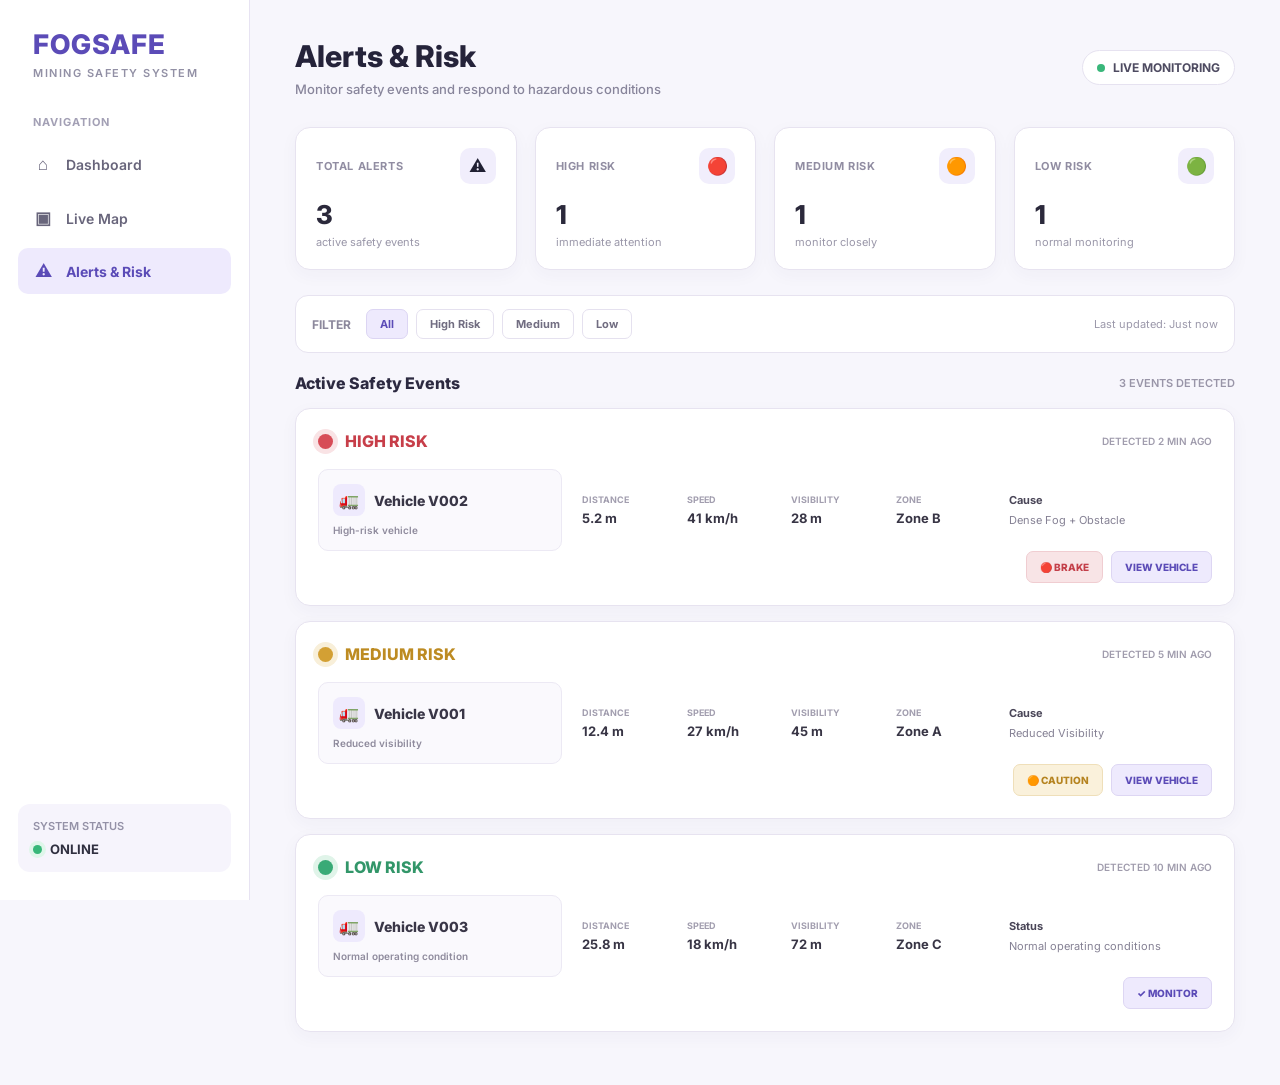
<file: alerts.html>
<!DOCTYPE html>
<html lang="en">

<head>

    <meta charset="UTF-8">
    <meta name="viewport" content="width=device-width, initial-scale=1.0">

    <title>FogSafe | Alerts & Risk</title>

    <!-- Professional Font -->
    <link rel="preconnect" href="https://fonts.googleapis.com">
    <link rel="preconnect" href="https://fonts.gstatic.com" crossorigin>

    <link href="https://fonts.googleapis.com/css2?family=Inter:wght@400;500;600;700;800&display=swap"
        rel="stylesheet">


    <style>

        /* =================================
           GLOBAL
        ================================= */

        * {
            margin: 0;
            padding: 0;
            box-sizing: border-box;
        }

        body {
            font-family: 'Inter', sans-serif;
            background: #f7f6fc;
            color: #202033;
        }


        /* =================================
           MAIN LAYOUT
        ================================= */

        .dashboard {
            display: flex;
            min-height: 100vh;
        }


        /* =================================
           SIDEBAR
        ================================= */

        .sidebar {
            width: 250px;
            min-height: 100vh;

            background: #ffffff;

            border-right: 1px solid #e7e3f2;

            padding: 28px 18px;

            position: fixed;

            left: 0;
            top: 0;
            bottom: 0;

            display: flex;
            flex-direction: column;
        }


        /* LOGO */

        .logo {
            padding: 0 15px 35px;
        }

        .logo h1 {
            font-size: 27px;

            font-weight: 800;

            letter-spacing: 1px;

            color: #5b4bb7;
        }

        .logo p {
            margin-top: 5px;

            font-size: 11px;

            font-weight: 600;

            color: #9290a5;

            letter-spacing: 1.5px;
        }


        /* NAV TITLE */

        .nav-title {
            font-size: 11px;

            font-weight: 700;

            color: #a3a0b5;

            letter-spacing: 1px;

            padding: 0 15px 12px;

            text-transform: uppercase;
        }


        /* NAVIGATION */

        .nav {
            display: flex;

            flex-direction: column;

            gap: 7px;
        }


        .nav a {
            text-decoration: none;

            display: flex;

            align-items: center;

            gap: 13px;

            padding: 13px 15px;

            border-radius: 10px;

            color: #68657b;

            font-size: 14px;

            font-weight: 600;

            transition: 0.25s ease;
        }


        .nav a:hover {
            background: #f1eefc;

            color: #5b4bb7;
        }


        /* ACTIVE ALERT PAGE */

        .nav a.active {
            background: #eeeafd;

            color: #5b4bb7;

            font-weight: 700;
        }


        .nav-icon {
            width: 20px;

            text-align: center;

            font-size: 17px;
        }


        /* SYSTEM STATUS */

        .sidebar-bottom {
            margin-top: auto;

            background: #f6f4fc;

            padding: 15px;

            border-radius: 12px;
        }


        .system-label {
            font-size: 11px;

            color: #9491a7;

            font-weight: 600;
        }


        .system-status {
            display: flex;

            align-items: center;

            gap: 8px;

            margin-top: 8px;

            font-size: 13px;

            font-weight: 700;

            color: #303040;
        }


        .online-dot {
            width: 9px;
            height: 9px;

            background: #37b779;

            border-radius: 50%;

            box-shadow: 0 0 0 4px #dff6ea;
        }


        /* =================================
           MAIN CONTENT
        ================================= */

        .main {
            margin-left: 250px;

            width: calc(100% - 250px);

            padding: 38px 45px;
        }


        /* =================================
           HEADER
        ================================= */

        .header {
            display: flex;

            justify-content: space-between;

            align-items: center;

            margin-bottom: 30px;
        }


        .header-left h2 {
            font-size: 30px;

            font-weight: 800;

            color: #25233a;
        }


        .header-left p {
            margin-top: 7px;

            color: #88859b;

            font-size: 13px;

            font-weight: 500;
        }


        /* LIVE BADGE */

        .live-badge {
            display: flex;

            align-items: center;

            gap: 8px;

            background: #ffffff;

            border: 1px solid #e6e2f0;

            padding: 9px 14px;

            border-radius: 20px;

            font-size: 12px;

            font-weight: 700;

            color: #4e4b61;
        }


        .live-dot {
            width: 8px;

            height: 8px;

            background: #39b77a;

            border-radius: 50%;
        }


        /* =================================
           SUMMARY CARDS
        ================================= */

        .summary {
            display: grid;

            grid-template-columns:
                repeat(4, 1fr);

            gap: 18px;

            margin-bottom: 25px;
        }


        .summary-card {
            background: #ffffff;

            border: 1px solid #e7e3f0;

            border-radius: 15px;

            padding: 20px;

            box-shadow:
                0 5px 18px rgba(60, 45, 110, 0.04);
        }


        .summary-top {
            display: flex;

            justify-content: space-between;

            align-items: center;

            margin-bottom: 15px;
        }


        .summary-title {
            font-size: 11px;

            font-weight: 700;

            color: #918da2;

            text-transform: uppercase;

            letter-spacing: 0.6px;
        }


        .summary-icon {
            width: 36px;

            height: 36px;

            display: flex;

            align-items: center;

            justify-content: center;

            border-radius: 10px;

            background: #f1eefc;

            font-size: 17px;
        }


        .summary-value {
            font-size: 26px;

            font-weight: 800;

            color: #2b293b;
        }


        .summary-sub {
            margin-top: 5px;

            font-size: 11px;

            color: #9a97a9;
        }


        /* =================================
           FILTER BAR
        ================================= */

        .filter-bar {
            background: #ffffff;

            border: 1px solid #e7e3f0;

            border-radius: 13px;

            padding: 13px 16px;

            display: flex;

            align-items: center;

            justify-content: space-between;

            margin-bottom: 20px;
        }


        .filter-left {
            display: flex;

            align-items: center;

            gap: 8px;
        }


        .filter-label {
            font-size: 12px;

            font-weight: 700;

            color: #8c889c;

            margin-right: 7px;
        }


        .filter-btn {
            border: 1px solid #e5e1ef;

            background: #ffffff;

            color: #716d81;

            padding: 7px 13px;

            border-radius: 7px;

            font-family: 'Inter', sans-serif;

            font-size: 11px;

            font-weight: 700;

            cursor: pointer;

            transition: 0.2s;
        }


        .filter-btn:hover {
            background: #f3f0fc;

            color: #5b4bb7;
        }


        .filter-btn.active {
            background: #eeeafd;

            color: #5b4bb7;

            border-color: #dcd5f3;
        }


        .last-update {
            font-size: 11px;

            color: #9b98aa;
        }


        /* =================================
           ALERTS SECTION
        ================================= */

        .section-title {
            display: flex;

            justify-content: space-between;

            align-items: center;

            margin-bottom: 15px;
        }


        .section-title h3 {
            font-size: 16px;

            font-weight: 800;

            color: #2c2940;
        }


        .section-title span {
            font-size: 11px;

            color: #9995a8;

            font-weight: 600;
        }


        /* =================================
           ALERT CARD
        ================================= */

        .alert-card {
            background: #ffffff;

            border: 1px solid #e7e3f0;

            border-radius: 15px;

            padding: 22px;

            margin-bottom: 15px;

            box-shadow:
                0 5px 18px rgba(60, 45, 110, 0.04);

            transition: 0.25s ease;
        }


        .alert-card:hover {
            transform: translateY(-2px);

            box-shadow:
                0 9px 24px rgba(60, 45, 110, 0.07);
        }


        /* ALERT HEADER */

        .alert-header {
            display: flex;

            justify-content: space-between;

            align-items: center;

            margin-bottom: 18px;
        }


        .risk-heading {
            display: flex;

            align-items: center;

            gap: 12px;
        }


        .risk-dot {
            width: 15px;

            height: 15px;

            border-radius: 50%;
        }


        .high-dot {
            background: #d74c57;

            box-shadow:
                0 0 0 5px #f9e3e5;
        }


        .medium-dot {
            background: #d3a034;

            box-shadow:
                0 0 0 5px #f8efd9;
        }


        .low-dot {
            background: #39aa76;

            box-shadow:
                0 0 0 5px #e0f4e9;
        }


        .risk-heading h4 {
            font-size: 16px;

            font-weight: 800;
        }


        .high-text {
            color: #c73e49;
        }


        .medium-text {
            color: #bd8b22;
        }


        .low-text {
            color: #329669;
        }


        .alert-time {
            font-size: 10px;

            color: #a09cad;

            font-weight: 600;
        }


        /* =================================
           ALERT BODY
        ================================= */

        .alert-body {
            display: grid;

            grid-template-columns:
                1.2fr 2fr 1fr;

            gap: 20px;

            align-items: center;
        }


        /* VEHICLE */

        .vehicle-block {
            background: #faf9fd;

            border: 1px solid #ece9f4;

            border-radius: 10px;

            padding: 14px;
        }


        .vehicle-name {
            display: flex;

            align-items: center;

            gap: 9px;

            font-size: 14px;

            font-weight: 800;

            color: #393647;

            margin-bottom: 8px;
        }


        .truck-icon {
            width: 32px;

            height: 32px;

            display: flex;

            align-items: center;

            justify-content: center;

            background: #eeeafd;

            border-radius: 8px;

            font-size: 16px;
        }


        .vehicle-status {
            font-size: 10px;

            color: #8f8b9d;

            font-weight: 600;
        }


        /* DETAILS */

        .details-grid {
            display: grid;

            grid-template-columns:
                repeat(4, 1fr);

            gap: 12px;
        }


        .detail-label {
            font-size: 9px;

            text-transform: uppercase;

            color: #a29eaf;

            font-weight: 700;

            margin-bottom: 5px;
        }


        .detail-value {
            font-size: 13px;

            color: #383545;

            font-weight: 700;
        }


        /* CAUSE */

        .cause {
            font-size: 11px;

            color: #858194;

            line-height: 1.5;
        }


        .cause strong {
            display: block;

            color: #4a4658;

            font-size: 11px;

            margin-bottom: 4px;
        }


        /* =================================
           ACTION BUTTONS
        ================================= */

        .actions {
            display: flex;

            justify-content: flex-end;

            gap: 8px;
        }


        .action-btn {
            border: none;

            border-radius: 7px;

            padding: 9px 13px;

            font-family: 'Inter', sans-serif;

            font-size: 10px;

            font-weight: 800;

            cursor: pointer;

            transition: 0.2s;
        }


        .brake-btn {
            background: #f8e4e6;

            color: #c33f49;

            border: 1px solid #f0cdd1;
        }


        .brake-btn:hover {
            background: #f2d5d8;
        }


        .caution-btn {
            background: #faf1db;

            color: #b5831f;

            border: 1px solid #efdfb9;
        }


        .caution-btn:hover {
            background: #f4e8c9;
        }


        .monitor-btn {
            background: #eeeafd;

            color: #5b4bb7;

            border: 1px solid #ddd6f3;
        }


        .monitor-btn:hover {
            background: #e3def9;
        }


        /* =================================
           RESOLVED ALERT
        ================================= */

        .resolved {
            opacity: 0.65;
        }


        .resolved-badge {
            background: #e5f5ed;

            color: #33996a;

            border: 1px solid #cdebdc;

            padding: 5px 9px;

            border-radius: 6px;

            font-size: 9px;

            font-weight: 800;
        }


        /* =================================
           RESPONSIVE
        ================================= */

        @media (max-width: 1100px) {

            .summary {
                grid-template-columns:
                    repeat(2, 1fr);
            }


            .alert-body {
                grid-template-columns: 1fr;
            }


            .actions {
                justify-content: flex-start;
            }

        }


        @media (max-width: 700px) {

            .sidebar {
                width: 70px;

                padding: 20px 8px;
            }


            .logo h1 {
                font-size: 14px;
            }


            .logo p,
            .nav-title,
            .nav a span:not(.nav-icon),
            .sidebar-bottom {
                display: none;
            }


            .logo {
                padding: 0 8px 25px;
            }


            .nav a {
                justify-content: center;

                padding: 13px 5px;
            }


            .main {
                margin-left: 70px;

                width: calc(100% - 70px);

                padding: 25px 18px;
            }


            .header {
                flex-direction: column;

                align-items: flex-start;

                gap: 15px;
            }


            .summary {
                grid-template-columns: 1fr;
            }


            .filter-bar {
                align-items: flex-start;

                flex-direction: column;

                gap: 12px;
            }


            .filter-left {
                flex-wrap: wrap;
            }


            .details-grid {
                grid-template-columns:
                    1fr 1fr;
            }

        }

    </style>

</head>


<body>


<div class="dashboard">


    <!-- =================================
         SIDEBAR
    ================================== -->

    <aside class="sidebar">


        <!-- LOGO -->

        <div class="logo">

            <h1>FOGSAFE</h1>

            <p>MINING SAFETY SYSTEM</p>

        </div>


        <!-- NAVIGATION -->

        <div class="nav-title">
            Navigation
        </div>


        <nav class="nav">


            <!-- DASHBOARD -->

            <a href="index.html">

                <span class="nav-icon">⌂</span>

                <span>Dashboard</span>

            </a>


            <!-- LIVE MAP -->

            <a href="map.html">

                <span class="nav-icon">▣</span>

                <span>Live Map</span>

            </a>


            <!-- ALERTS -->

            <a href="alerts.html" class="active">

                <span class="nav-icon">⚠</span>

                <span>Alerts & Risk</span>

            </a>


        </nav>


        <!-- SYSTEM STATUS -->

        <div class="sidebar-bottom">

            <div class="system-label">
                SYSTEM STATUS
            </div>

            <div class="system-status">

                <span class="online-dot"></span>

                <span>ONLINE</span>

            </div>

        </div>


    </aside>



    <!-- =================================
         MAIN CONTENT
    ================================== -->

    <main class="main">


        <!-- HEADER -->

        <header class="header">


            <div class="header-left">

                <h2>Alerts & Risk</h2>

                <p>
                    Monitor safety events and respond to hazardous conditions
                </p>

            </div>


            <div class="live-badge">

                <span class="live-dot"></span>

                LIVE MONITORING

            </div>


        </header>



        <!-- =================================
             SUMMARY
        ================================== -->

        <section class="summary">


            <!-- TOTAL ALERTS -->

            <div class="summary-card">

                <div class="summary-top">

                    <span class="summary-title">
                        Total Alerts
                    </span>

                    <div class="summary-icon">
                        ⚠
                    </div>

                </div>

                <div class="summary-value">
                    3
                </div>

                <div class="summary-sub">
                    active safety events
                </div>

            </div>



            <!-- HIGH RISK -->

            <div class="summary-card">

                <div class="summary-top">

                    <span class="summary-title">
                        High Risk
                    </span>

                    <div class="summary-icon">
                        🔴
                    </div>

                </div>

                <div class="summary-value">
                    1
                </div>

                <div class="summary-sub">
                    immediate attention
                </div>

            </div>



            <!-- MEDIUM RISK -->

            <div class="summary-card">

                <div class="summary-top">

                    <span class="summary-title">
                        Medium Risk
                    </span>

                    <div class="summary-icon">
                        🟠
                    </div>

                </div>

                <div class="summary-value">
                    1
                </div>

                <div class="summary-sub">
                    monitor closely
                </div>

            </div>



            <!-- LOW RISK -->

            <div class="summary-card">

                <div class="summary-top">

                    <span class="summary-title">
                        Low Risk
                    </span>

                    <div class="summary-icon">
                        🟢
                    </div>

                </div>

                <div class="summary-value">
                    1
                </div>

                <div class="summary-sub">
                    normal monitoring
                </div>

            </div>


        </section>



        <!-- =================================
             FILTER
        ================================== -->

        <div class="filter-bar">


            <div class="filter-left">

                <span class="filter-label">
                    FILTER
                </span>


                <button class="filter-btn active">
                    All
                </button>


                <button class="filter-btn">
                    High Risk
                </button>


                <button class="filter-btn">
                    Medium
                </button>


                <button class="filter-btn">
                    Low
                </button>

            </div>


            <div class="last-update">

                Last updated: Just now

            </div>


        </div>



        <!-- =================================
             ACTIVE ALERTS
        ================================== -->

        <div class="section-title">

            <h3>Active Safety Events</h3>

            <span>3 EVENTS DETECTED</span>

        </div>



        <!-- =================================
             HIGH RISK ALERT
        ================================== -->

        <div class="alert-card">


            <div class="alert-header">


                <div class="risk-heading">

                    <span class="risk-dot high-dot"></span>

                    <h4 class="high-text">
                        HIGH RISK
                    </h4>

                </div>


                <span class="alert-time">
                    DETECTED 2 MIN AGO
                </span>


            </div>



            <div class="alert-body">


                <!-- VEHICLE -->

                <div class="vehicle-block">

                    <div class="vehicle-name">

                        <div class="truck-icon">
                            🚛
                        </div>

                        Vehicle V002

                    </div>

                    <div class="vehicle-status">
                        High-risk vehicle
                    </div>

                </div>



                <!-- DETAILS -->

                <div class="details-grid">


                    <div>

                        <div class="detail-label">
                            Distance
                        </div>

                        <div class="detail-value">
                            5.2 m
                        </div>

                    </div>


                    <div>

                        <div class="detail-label">
                            Speed
                        </div>

                        <div class="detail-value">
                            41 km/h
                        </div>

                    </div>


                    <div>

                        <div class="detail-label">
                            Visibility
                        </div>

                        <div class="detail-value">
                            28 m
                        </div>

                    </div>


                    <div>

                        <div class="detail-label">
                            Zone
                        </div>

                        <div class="detail-value">
                            Zone B
                        </div>

                    </div>


                </div>



                <!-- CAUSE -->

                <div class="cause">

                    <strong>
                        Cause
                    </strong>

                    Dense Fog + Obstacle

                </div>


            </div>



            <!-- ACTIONS -->

            <div class="actions">

                <button class="action-btn brake-btn"
                    onclick="showAction('BRAKE command sent to Vehicle V002')">

                    🔴 BRAKE

                </button>


                <button class="action-btn monitor-btn"
                    onclick="showAction('Vehicle V002 is being monitored')">

                    VIEW VEHICLE

                </button>

            </div>


        </div>



        <!-- =================================
             MEDIUM RISK ALERT
        ================================== -->

        <div class="alert-card">


            <div class="alert-header">


                <div class="risk-heading">

                    <span class="risk-dot medium-dot"></span>

                    <h4 class="medium-text">
                        MEDIUM RISK
                    </h4>

                </div>


                <span class="alert-time">
                    DETECTED 5 MIN AGO
                </span>


            </div>



            <div class="alert-body">


                <!-- VEHICLE -->

                <div class="vehicle-block">

                    <div class="vehicle-name">

                        <div class="truck-icon">
                            🚛
                        </div>

                        Vehicle V001

                    </div>

                    <div class="vehicle-status">
                        Reduced visibility
                    </div>

                </div>



                <!-- DETAILS -->

                <div class="details-grid">


                    <div>

                        <div class="detail-label">
                            Distance
                        </div>

                        <div class="detail-value">
                            12.4 m
                        </div>

                    </div>


                    <div>

                        <div class="detail-label">
                            Speed
                        </div>

                        <div class="detail-value">
                            27 km/h
                        </div>

                    </div>


                    <div>

                        <div class="detail-label">
                            Visibility
                        </div>

                        <div class="detail-value">
                            45 m
                        </div>

                    </div>


                    <div>

                        <div class="detail-label">
                            Zone
                        </div>

                        <div class="detail-value">
                            Zone A
                        </div>

                    </div>


                </div>



                <!-- CAUSE -->

                <div class="cause">

                    <strong>
                        Cause
                    </strong>

                    Reduced Visibility

                </div>


            </div>



            <!-- ACTION -->

            <div class="actions">

                <button class="action-btn caution-btn"
                    onclick="showAction('CAUTION warning issued for Vehicle V001')">

                    🟠 CAUTION

                </button>


                <button class="action-btn monitor-btn"
                    onclick="showAction('Vehicle V001 is being monitored')">

                    VIEW VEHICLE

                </button>

            </div>


        </div>



        <!-- =================================
             LOW RISK
        ================================== -->

        <div class="alert-card">


            <div class="alert-header">


                <div class="risk-heading">

                    <span class="risk-dot low-dot"></span>

                    <h4 class="low-text">
                        LOW RISK
                    </h4>

                </div>


                <span class="alert-time">
                    DETECTED 10 MIN AGO
                </span>


            </div>



            <div class="alert-body">


                <!-- VEHICLE -->

                <div class="vehicle-block">

                    <div class="vehicle-name">

                        <div class="truck-icon">
                            🚛
                        </div>

                        Vehicle V003

                    </div>

                    <div class="vehicle-status">
                        Normal operating condition
                    </div>

                </div>



                <!-- DETAILS -->

                <div class="details-grid">


                    <div>

                        <div class="detail-label">
                            Distance
                        </div>

                        <div class="detail-value">
                            25.8 m
                        </div>

                    </div>


                    <div>

                        <div class="detail-label">
                            Speed
                        </div>

                        <div class="detail-value">
                            18 km/h
                        </div>

                    </div>


                    <div>

                        <div class="detail-label">
                            Visibility
                        </div>

                        <div class="detail-value">
                            72 m
                        </div>

                    </div>


                    <div>

                        <div class="detail-label">
                            Zone
                        </div>

                        <div class="detail-value">
                            Zone C
                        </div>

                    </div>


                </div>



                <!-- CAUSE -->

                <div class="cause">

                    <strong>
                        Status
                    </strong>

                    Normal operating conditions

                </div>


            </div>



            <!-- ACTION -->

            <div class="actions">

                <button class="action-btn monitor-btn"
                    onclick="showAction('Vehicle V003 status is normal')">

                    ✓ MONITOR

                </button>

            </div>


        </div>


    </main>

</div>



<!-- =================================
     JAVASCRIPT
================================== -->

<script>

    function showAction(message) {

        alert(message);

    }


    /* Filter button visual selection */

    const filterButtons =
        document.querySelectorAll(".filter-btn");


    filterButtons.forEach(button => {

        button.addEventListener("click", function () {

            filterButtons.forEach(btn => {

                btn.classList.remove("active");

            });

            this.classList.add("active");

        });

    });

</script>


</body>

</html>
</file>
